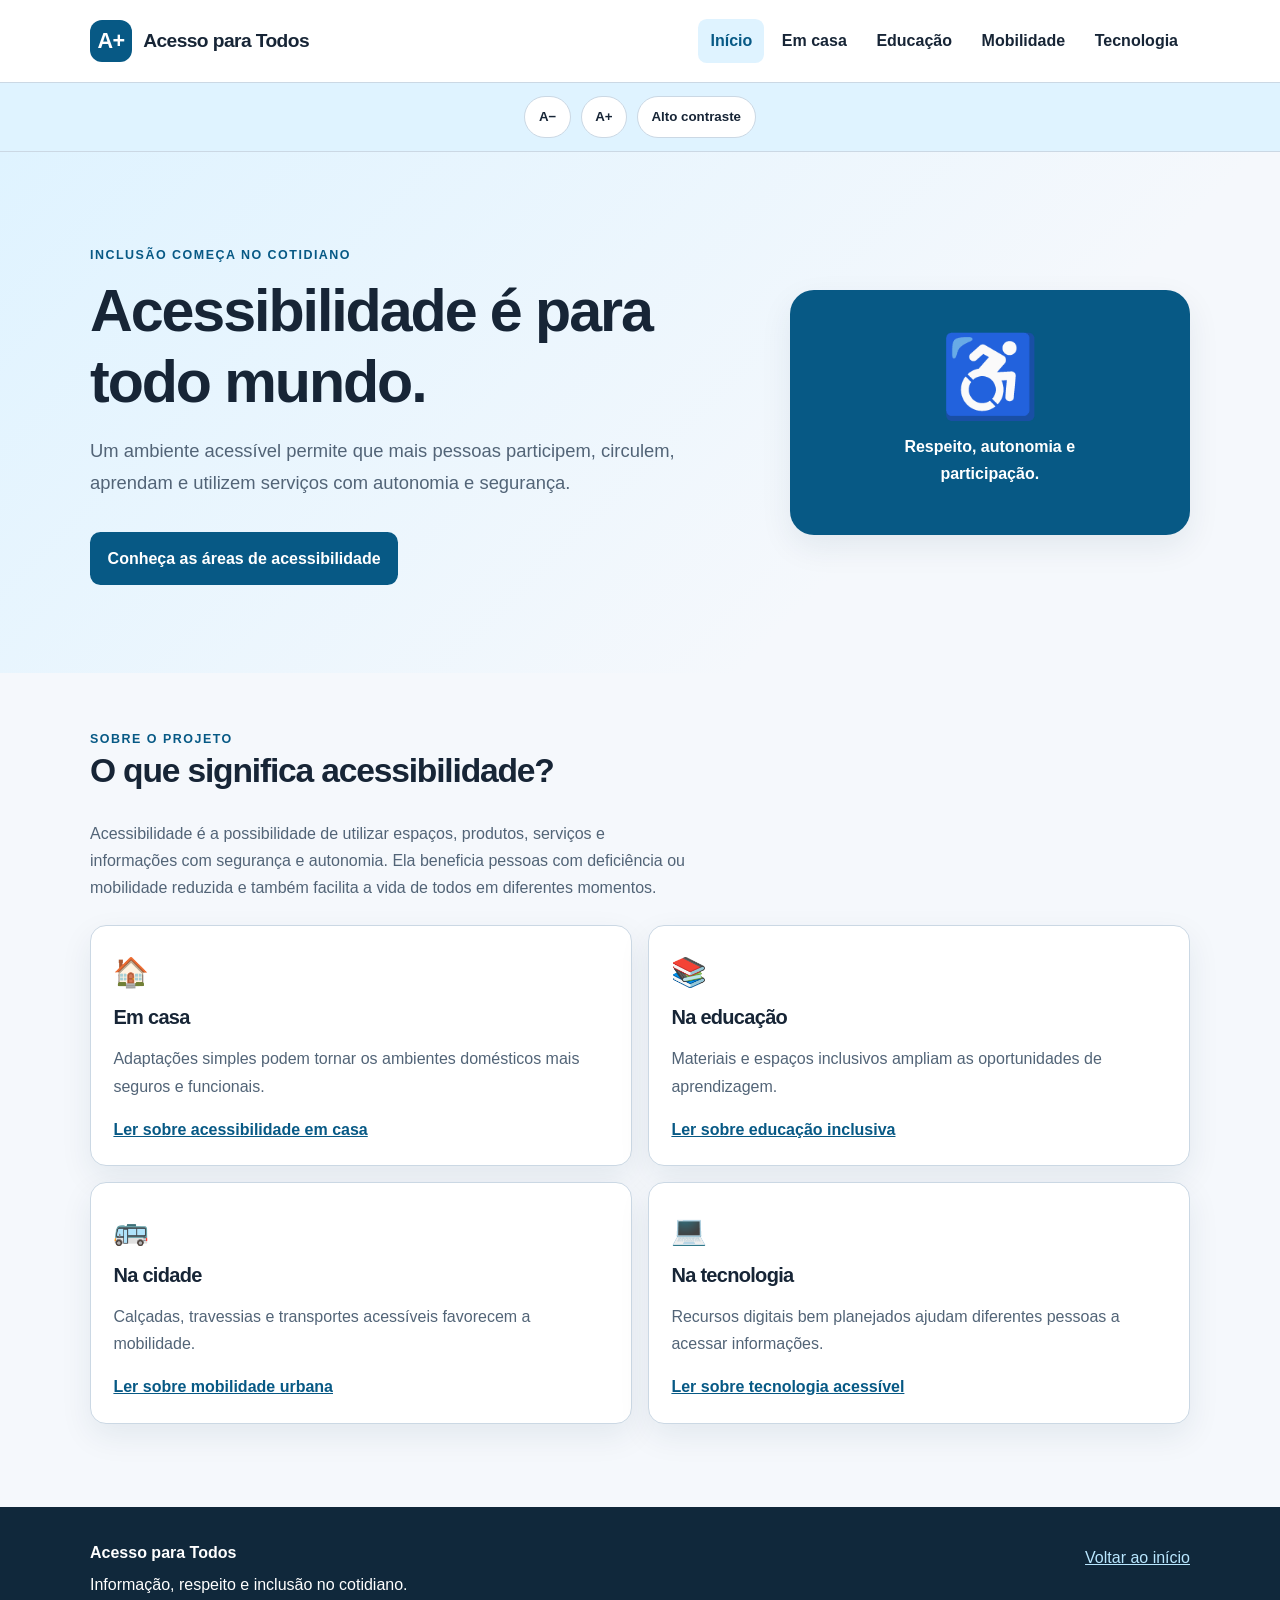
<file: index.html>
<!doctype html>
<html lang="pt-BR">

<head>
  <meta charset="utf-8">
  <meta name="viewport" content="width=device-width, initial-scale=1">
  <title>Inicio</title>
  <link rel="stylesheet" href="css/estilo.css">
  <script src="js/acessibilidade.js" defer></script>
</head>

<body>
  <a class="pular-conteudo" href="#conteudo">Pular para o conteúdo principal</a>

  <header class="cabecalho">

    <div class="cabecalho-interno">
      <a class="marca" href="index.html"><span class="marca-icone" aria-hidden="true">A+</span><span>Acesso para Todos</span></a>
      <nav aria-label="Navegação principal">

        <ul>

          <li><a href="index.html" aria-current="page">Início</a></li>
          <li><a href="casa.html">Em casa</a></li>
          <li><a href="educacao.html">Educação</a></li>
          <li><a href="mobilidade.html">Mobilidade</a></li>
          <li><a href="tecnologia.html">Tecnologia</a></li>
        </ul>


      </nav>
    </div>
  </header>

  <div class="ferramentas" role="group" aria-label="Ferramentas de acessibilidade">
    <button class="botao-ferramenta" id="diminuir-texto" type="button" aria-label="Diminuir tamanho do texto">A−</button>
    <button class="botao-ferramenta" id="aumentar-texto" type="button" aria-label="Aumentar tamanho do texto">A+</button>
    <button class="botao-ferramenta" id="alternar-contraste" type="button" aria-pressed="false">Alto contraste</button>
  </div>

  <main id="conteudo">
    <section class="apresentacao">

      <div class="conteiner apresentacao-grade">

        <div>
          <span class="sobretitulo">Inclusão começa no cotidiano</span>
          <h1>Acessibilidade é para todo mundo.</h1>
          <p class="chamada">Um ambiente acessível permite que mais pessoas participem, circulem, aprendam e utilizem serviços com autonomia e segurança.</p>
          <a class="botao-link" href="casa.html">Conheça as áreas de acessibilidade</a>
        </div>

        <div class="apresentacao-arte" aria-label="Ilustração simbólica de inclusão" role="img">
          <div><div class="simbolo" aria-hidden="true">♿</div><p>Respeito, autonomia e participação.</p></div>
        </div>

      </div>
    </section>

    <section class="secao">
      <div class="conteiner">
        <span class="sobretitulo">Sobre o projeto</span>
        <h2>O que significa acessibilidade?</h2>
        <p class="secao-intro">Acessibilidade é a possibilidade de utilizar espaços, produtos, serviços e informações com segurança e autonomia. Ela beneficia pessoas com deficiência ou mobilidade reduzida e também facilita a vida de todos em diferentes momentos.</p>
        <div class="cartoes">

          <article class="cartao"><div class="cartao-icone" aria-hidden="true">🏠</div><h3>Em casa</h3><p>Adaptações simples podem tornar os ambientes domésticos mais seguros e funcionais.</p><a href="casa.html">Ler sobre acessibilidade em casa</a></article>
          <article class="cartao"><div class="cartao-icone" aria-hidden="true">📚</div><h3>Na educação</h3><p>Materiais e espaços inclusivos ampliam as oportunidades de aprendizagem.</p><a href="educacao.html">Ler sobre educação inclusiva</a></article>
          <article class="cartao"><div class="cartao-icone" aria-hidden="true">🚌</div><h3>Na cidade</h3><p>Calçadas, travessias e transportes acessíveis favorecem a mobilidade.</p><a href="mobilidade.html">Ler sobre mobilidade urbana</a></article>
          <article class="cartao"><div class="cartao-icone" aria-hidden="true">💻</div><h3>Na tecnologia</h3><p>Recursos digitais bem planejados ajudam diferentes pessoas a acessar informações.</p><a href="tecnologia.html">Ler sobre tecnologia acessível</a></article>
        
        </div>
        
      </div>

    </section>
  </main>

  <footer class="rodape">

    <div class="conteiner rodape-interno">

      <div><strong>Acesso para Todos</strong><p>Informação, respeito e inclusão no cotidiano.</p></div>

      <div><p><a href="index.html">Voltar ao início</a></p></div>

    </div>
  </footer>
  
</body>
</html>
</file>
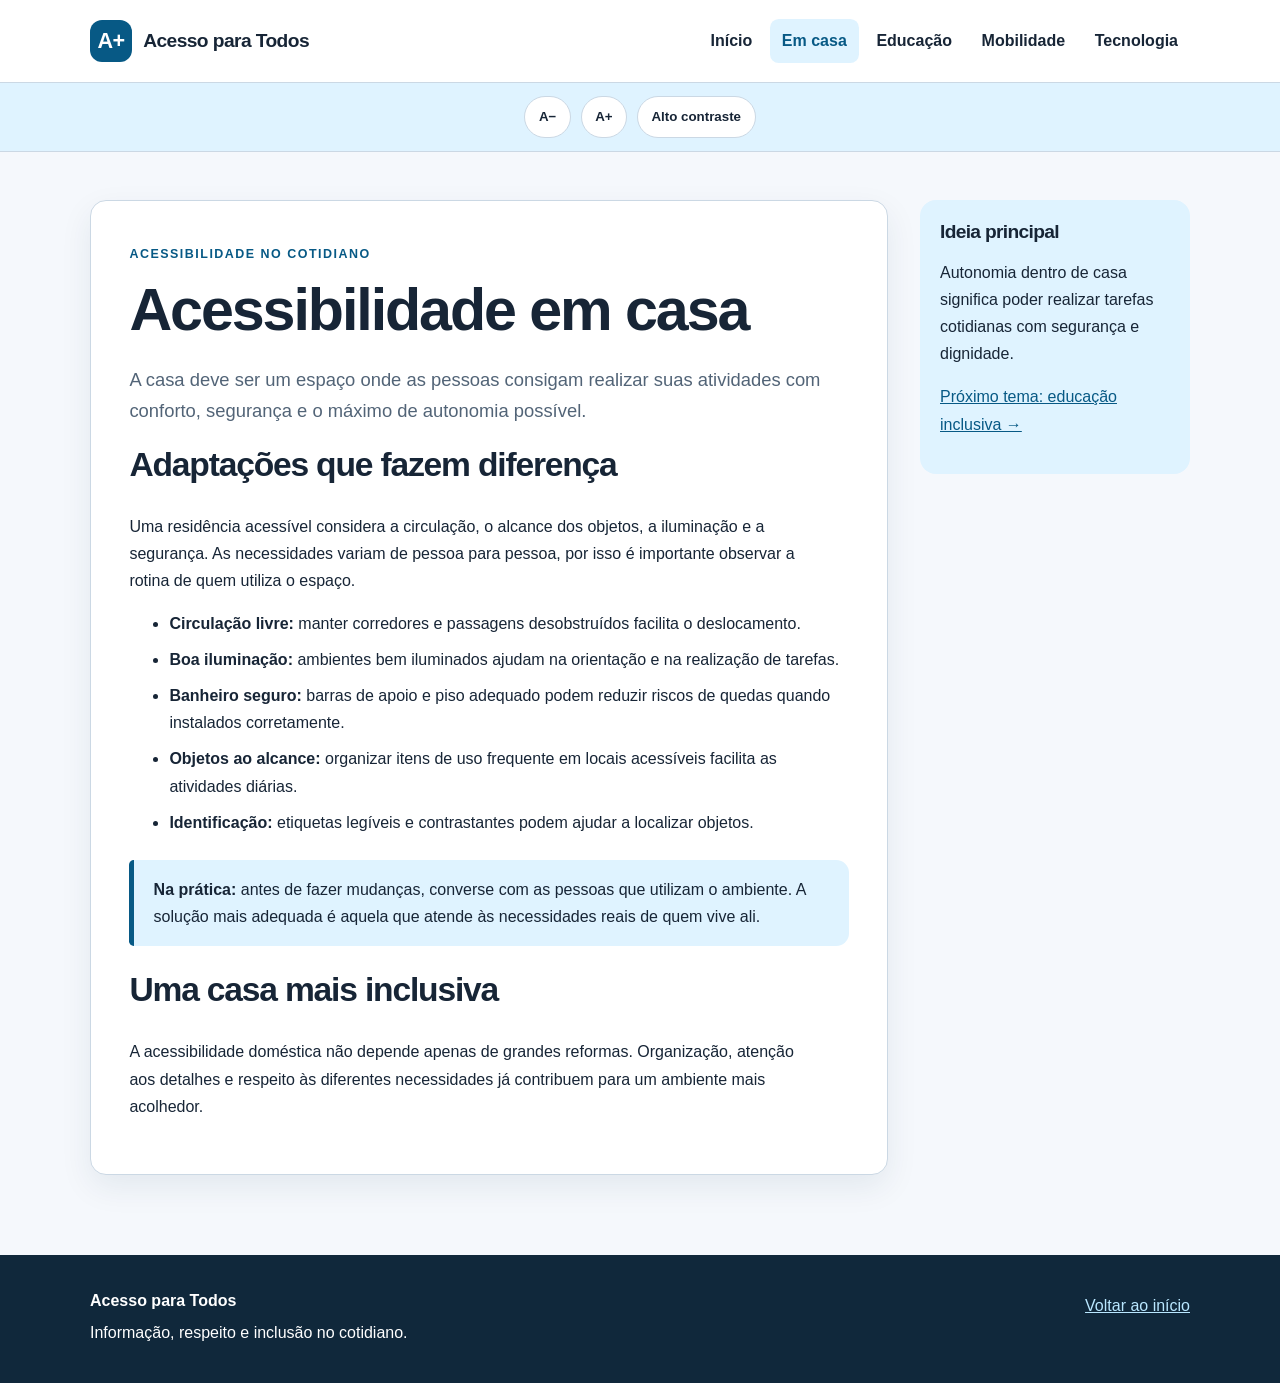
<file: casa.html>
<!doctype html>

<html lang="pt-BR">
  
<head>
  <meta charset="utf-8">
  <meta name="viewport" content="width=device-width, initial-scale=1">
  <title>Em casa</title>
  <link rel="stylesheet" href="css/estilo.css">
  <script src="js/acessibilidade.js" defer></script>
</head>

<body>

  <a class="pular-conteudo" href="#conteudo">Pular para o conteúdo principal</a>
  <header class="cabecalho">

    <div class="cabecalho-interno">
      <a class="marca" href="index.html"><span class="marca-icone" aria-hidden="true">A+</span><span>Acesso para Todos</span></a>
      <nav aria-label="Navegação principal">

        <ul>

          <li><a href="index.html">Início</a></li>
          <li><a href="casa.html" aria-current="page">Em casa</a></li>
          <li><a href="educacao.html">Educação</a></li>
          <li><a href="mobilidade.html">Mobilidade</a></li>
          <li><a href="tecnologia.html">Tecnologia</a></li>

        </ul>

      </nav>

    </div>

  </header>

  <div class="ferramentas" role="group" aria-label="Ferramentas de acessibilidade">

    <button class="botao-ferramenta" id="diminuir-texto" type="button" aria-label="Diminuir tamanho do texto">A−</button>
    <button class="botao-ferramenta" id="aumentar-texto" type="button" aria-label="Aumentar tamanho do texto">A+</button>
    <button class="botao-ferramenta" id="alternar-contraste" type="button" aria-pressed="false">Alto contraste</button>
  
  </div>

  <main id="conteudo" class="conteiner layout-artigo">

    <article class="artigo">

      <span class="sobretitulo">Acessibilidade no cotidiano</span>

      <h1>Acessibilidade em casa</h1>

      <p class="chamada">A casa deve ser um espaço onde as pessoas consigam realizar suas atividades com conforto, segurança e o máximo de autonomia possível.</p>
      
      <h2>Adaptações que fazem diferença</h2>

      <p>Uma residência acessível considera a circulação, o alcance dos objetos, a iluminação e a segurança. As necessidades variam de pessoa para pessoa, por isso é importante observar a rotina de quem utiliza o espaço.</p>
      
      <ul>

        <li><strong>Circulação livre:</strong> manter corredores e passagens desobstruídos facilita o deslocamento.</li>
        <li><strong>Boa iluminação:</strong> ambientes bem iluminados ajudam na orientação e na realização de tarefas.</li>
        <li><strong>Banheiro seguro:</strong> barras de apoio e piso adequado podem reduzir riscos de quedas quando instalados corretamente.</li>
        <li><strong>Objetos ao alcance:</strong> organizar itens de uso frequente em locais acessíveis facilita as atividades diárias.</li>
        <li><strong>Identificação:</strong> etiquetas legíveis e contrastantes podem ajudar a localizar objetos.</li>
      </ul>

      <div class="destaque"><strong>Na prática:</strong> antes de fazer mudanças, converse com as pessoas que utilizam o ambiente. A solução mais adequada é aquela que atende às necessidades reais de quem vive ali.</div>
      
      <h2>Uma casa mais inclusiva</h2>

      <p>A acessibilidade doméstica não depende apenas de grandes reformas. Organização, atenção aos detalhes e respeito às diferentes necessidades já contribuem para um ambiente mais acolhedor.</p>
    </article>
    
    <aside class="artigo-lateral"><h2>Ideia principal</h2><p>Autonomia dentro de casa significa poder realizar tarefas cotidianas com segurança e dignidade.</p><p><a href="educacao.html">Próximo tema: educação inclusiva →</a></p></aside>
  </main>


  <footer class="rodape">

    <div class="conteiner rodape-interno">

      <div><strong>Acesso para Todos</strong><p>Informação, respeito e inclusão no cotidiano.</p></div>

      <div><p><a href="index.html">Voltar ao início</a></p></div>

    </div>
  </footer>
  
</body>
</html>
</file>
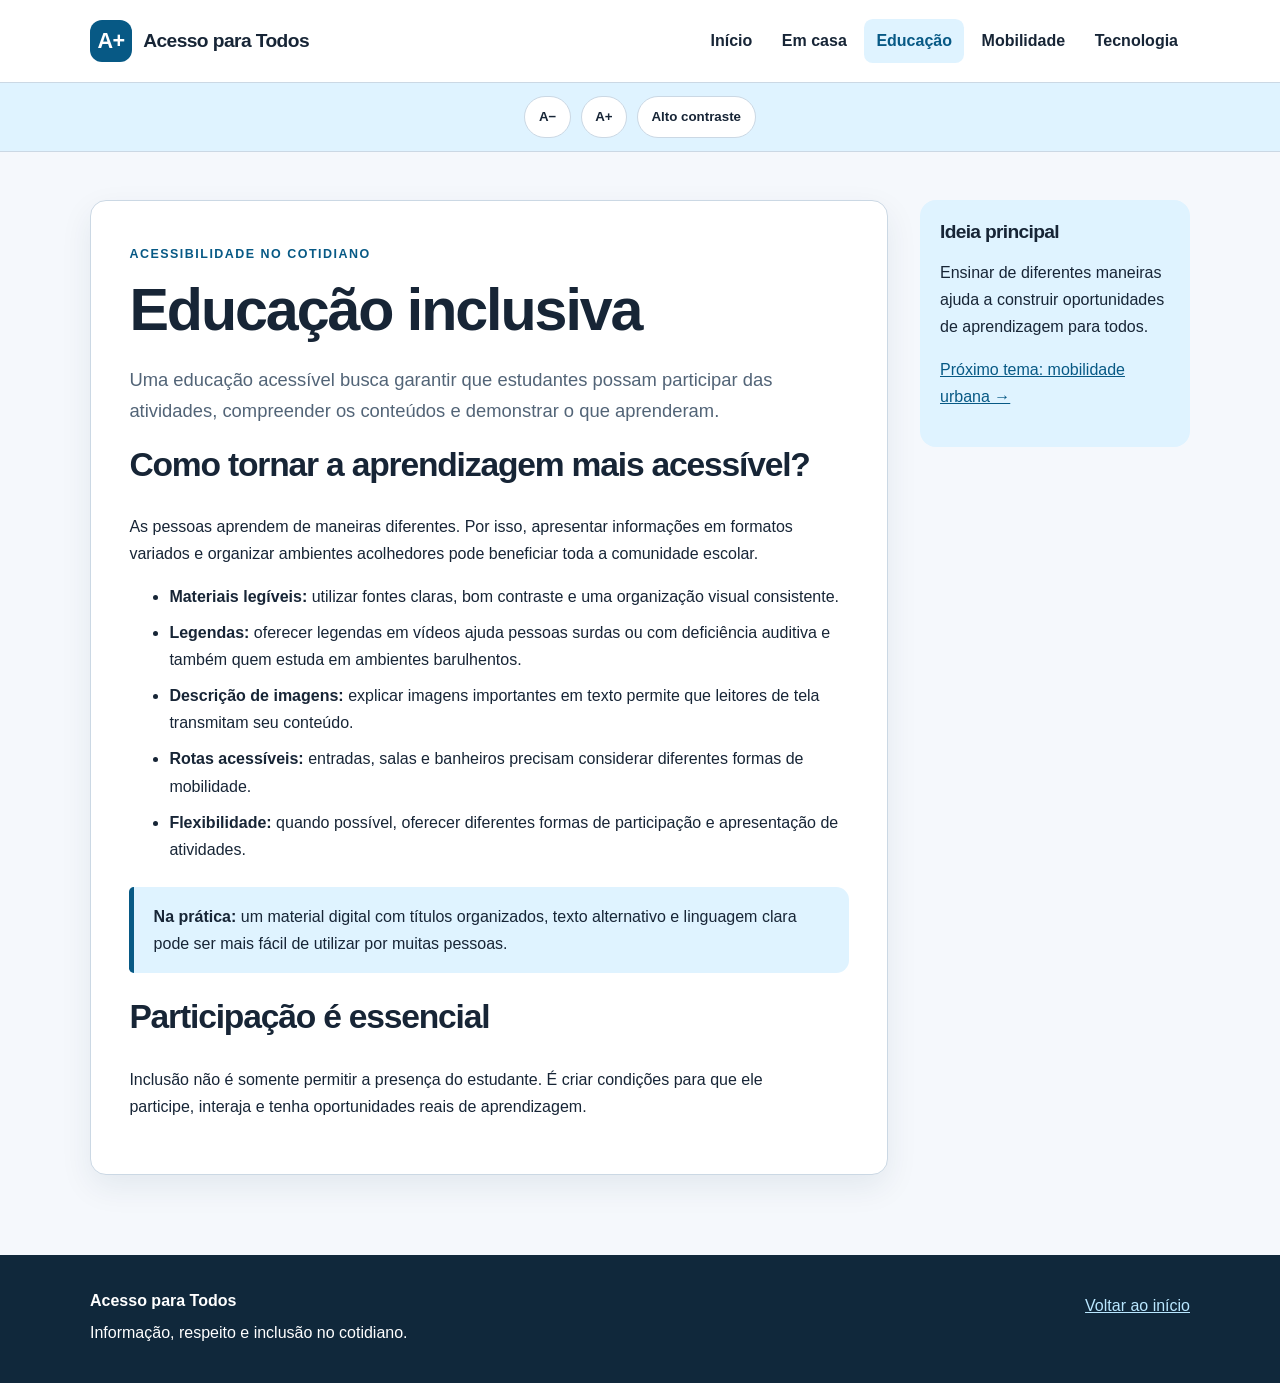
<file: educacao.html>
<!doctype html>

<html lang="pt-BR">

<head>
  <meta charset="utf-8">
  <meta name="viewport" content="width=device-width, initial-scale=1">
  <title>Educação</title>
  <link rel="stylesheet" href="css/estilo.css">
  <script src="js/acessibilidade.js" defer></script>
</head>

<body>
  <a class="pular-conteudo" href="#conteudo">Pular para o conteúdo principal</a>

  <header class="cabecalho">

  
    <div class="cabecalho-interno">
      <a class="marca" href="index.html"><span class="marca-icone" aria-hidden="true">A+</span><span>Acesso para Todos</span></a>
      <nav aria-label="Navegação principal">
        <ul>
          <li><a href="index.html">Início</a></li>
          <li><a href="casa.html">Em casa</a></li>
          <li><a href="educacao.html" aria-current="page">Educação</a></li>
          <li><a href="mobilidade.html">Mobilidade</a></li>
          <li><a href="tecnologia.html">Tecnologia</a></li>
        </ul>
      </nav>
    </div>
  </header>


  <div class="ferramentas" role="group" aria-label="Ferramentas de acessibilidade">
    <button class="botao-ferramenta" id="diminuir-texto" type="button" aria-label="Diminuir tamanho do texto">A−</button>
    <button class="botao-ferramenta" id="aumentar-texto" type="button" aria-label="Aumentar tamanho do texto">A+</button>
    <button class="botao-ferramenta" id="alternar-contraste" type="button" aria-pressed="false">Alto contraste</button>
  </div>

  <main id="conteudo" class="conteiner layout-artigo">
    
    <article class="artigo">

      <span class="sobretitulo">Acessibilidade no cotidiano</span>
      <h1>Educação inclusiva</h1>
      <p class="chamada">Uma educação acessível busca garantir que estudantes possam participar das atividades, compreender os conteúdos e demonstrar o que aprenderam.</p>
      <h2>Como tornar a aprendizagem mais acessível?</h2>
      <p>As pessoas aprendem de maneiras diferentes. Por isso, apresentar informações em formatos variados e organizar ambientes acolhedores pode beneficiar toda a comunidade escolar.</p>
      
      <ul>

        <li><strong>Materiais legíveis:</strong> utilizar fontes claras, bom contraste e uma organização visual consistente.</li>
        <li><strong>Legendas:</strong> oferecer legendas em vídeos ajuda pessoas surdas ou com deficiência auditiva e também quem estuda em ambientes barulhentos.</li>
        <li><strong>Descrição de imagens:</strong> explicar imagens importantes em texto permite que leitores de tela transmitam seu conteúdo.</li>
        <li><strong>Rotas acessíveis:</strong> entradas, salas e banheiros precisam considerar diferentes formas de mobilidade.</li>
        <li><strong>Flexibilidade:</strong> quando possível, oferecer diferentes formas de participação e apresentação de atividades.</li>
      </ul>
      
      <div class="destaque"><strong>Na prática:</strong> um material digital com títulos organizados, texto alternativo e linguagem clara pode ser mais fácil de utilizar por muitas pessoas.</div>
      <h2>Participação é essencial</h2>
      <p>Inclusão não é somente permitir a presença do estudante. É criar condições para que ele participe, interaja e tenha oportunidades reais de aprendizagem.</p>
    </article>
    <aside class="artigo-lateral"><h2>Ideia principal</h2><p>Ensinar de diferentes maneiras ajuda a construir oportunidades de aprendizagem para todos.</p><p><a href="mobilidade.html">Próximo tema: mobilidade urbana →</a></p></aside>
  </main>


  <footer class="rodape">

    <div class="conteiner rodape-interno">

      <div><strong>Acesso para Todos</strong><p>Informação, respeito e inclusão no cotidiano.</p></div>

      <div><p><a href="index.html">Voltar ao início</a></p></div>

    </div>
  </footer>
  
</body>
</html>
</file>
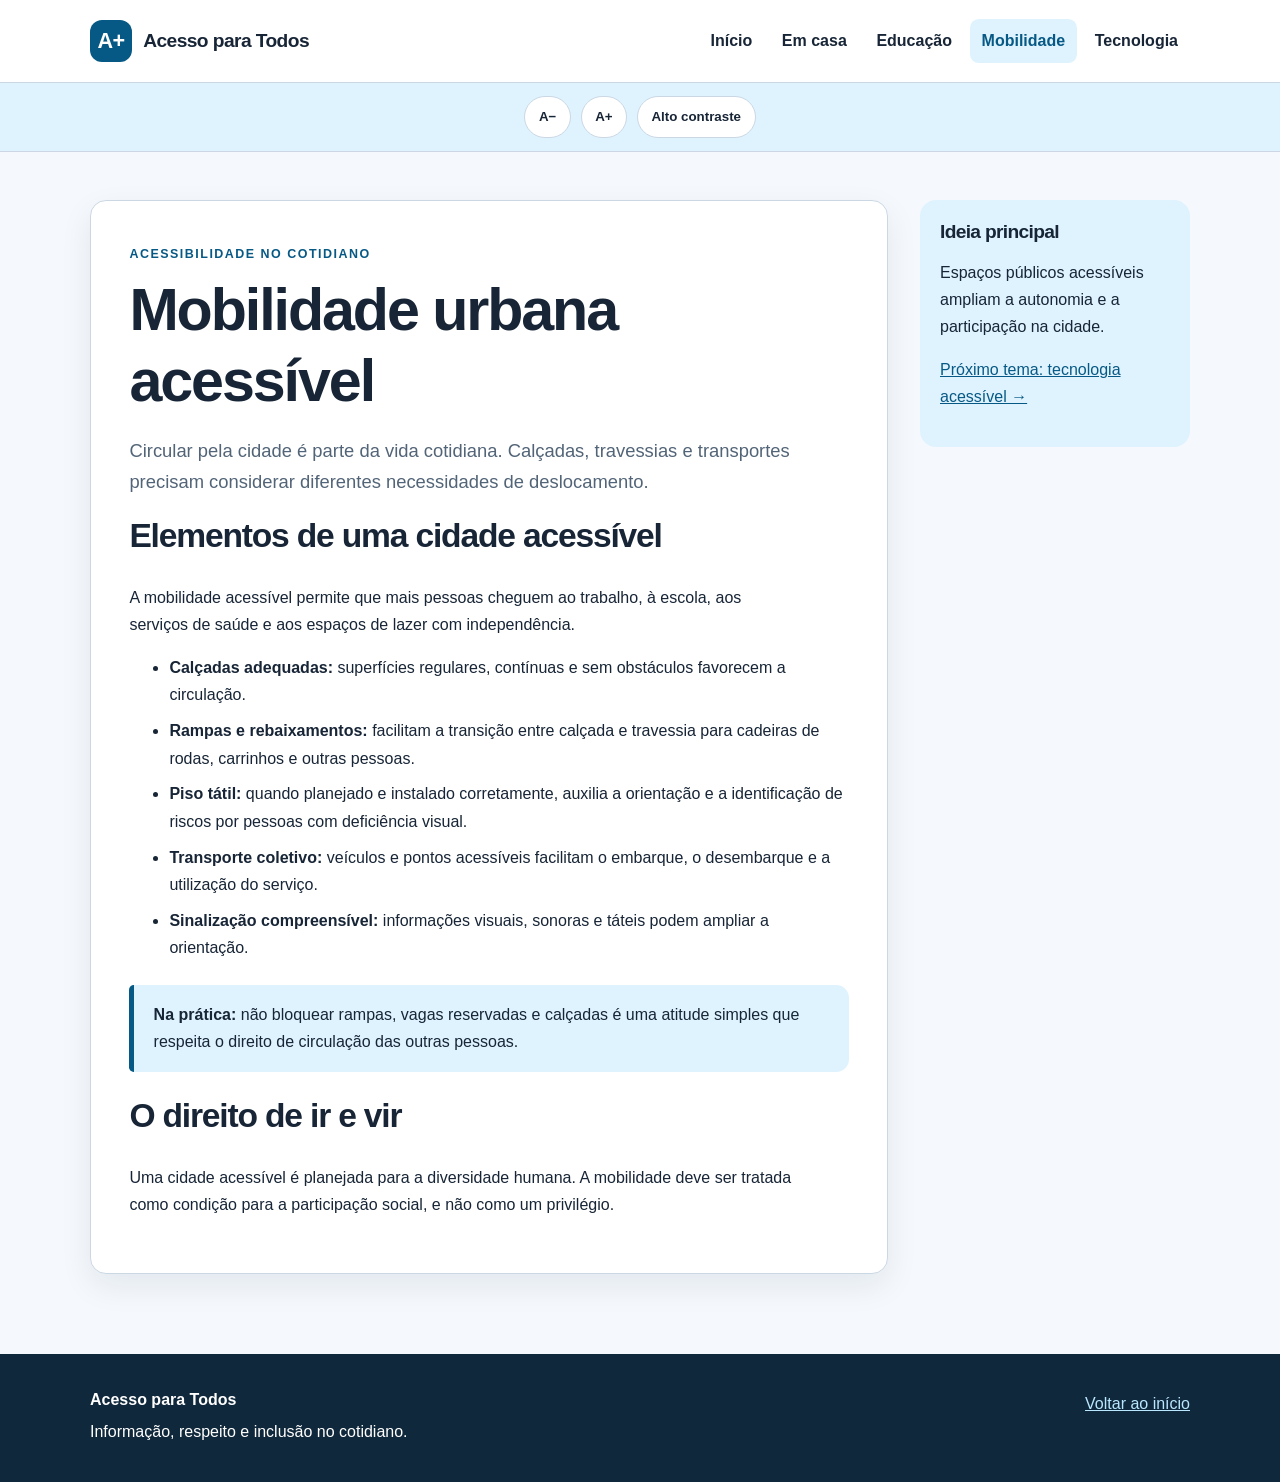
<file: mobilidade.html>
<!doctype html>
<html lang="pt-BR">

<head>
  <meta charset="utf-8">
  <meta name="viewport" content="width=device-width, initial-scale=1">
  <title>Mobilidade</title>
  <link rel="stylesheet" href="css/estilo.css">
  <script src="js/acessibilidade.js" defer></script>
</head>

<body>
  <a class="pular-conteudo" href="#conteudo">Pular para o conteúdo principal</a>
  <header class="cabecalho">
    <div class="cabecalho-interno">
      <a class="marca" href="index.html"><span class="marca-icone" aria-hidden="true">A+</span><span>Acesso para Todos</span></a>
      
      <nav aria-label="Navegação principal">

        <ul>
          <li><a href="index.html">Início</a></li>
          <li><a href="casa.html">Em casa</a></li>
          <li><a href="educacao.html">Educação</a></li>
          <li><a href="mobilidade.html" aria-current="page">Mobilidade</a></li>
          <li><a href="tecnologia.html">Tecnologia</a></li>
        </ul>

      </nav>

    </div>

  </header>

  <div class="ferramentas" role="group" aria-label="Ferramentas de acessibilidade">

    <button class="botao-ferramenta" id="diminuir-texto" type="button" aria-label="Diminuir tamanho do texto">A−</button>
    <button class="botao-ferramenta" id="aumentar-texto" type="button" aria-label="Aumentar tamanho do texto">A+</button>
    <button class="botao-ferramenta" id="alternar-contraste" type="button" aria-pressed="false">Alto contraste</button>
  </div>

  <main id="conteudo" class="conteiner layout-artigo">
    <article class="artigo">

      <span class="sobretitulo">Acessibilidade no cotidiano</span>
      <h1>Mobilidade urbana acessível</h1>
      <p class="chamada">Circular pela cidade é parte da vida cotidiana. Calçadas, travessias e transportes precisam considerar diferentes necessidades de deslocamento.</p>
      <h2>Elementos de uma cidade acessível</h2>
      <p>A mobilidade acessível permite que mais pessoas cheguem ao trabalho, à escola, aos serviços de saúde e aos espaços de lazer com independência.</p>
      
      <ul>
        <li><strong>Calçadas adequadas:</strong> superfícies regulares, contínuas e sem obstáculos favorecem a circulação.</li>
        <li><strong>Rampas e rebaixamentos:</strong> facilitam a transição entre calçada e travessia para cadeiras de rodas, carrinhos e outras pessoas.</li>
        <li><strong>Piso tátil:</strong> quando planejado e instalado corretamente, auxilia a orientação e a identificação de riscos por pessoas com deficiência visual.</li>
        <li><strong>Transporte coletivo:</strong> veículos e pontos acessíveis facilitam o embarque, o desembarque e a utilização do serviço.</li>
        <li><strong>Sinalização compreensível:</strong> informações visuais, sonoras e táteis podem ampliar a orientação.</li>
      </ul>

      <div class="destaque"><strong>Na prática:</strong> não bloquear rampas, vagas reservadas e calçadas é uma atitude simples que respeita o direito de circulação das outras pessoas.</div>
      
      <h2>O direito de ir e vir</h2>
      
      <p>Uma cidade acessível é planejada para a diversidade humana. A mobilidade deve ser tratada como condição para a participação social, e não como um privilégio.</p>
    </article>
    <aside class="artigo-lateral"><h2>Ideia principal</h2><p>Espaços públicos acessíveis ampliam a autonomia e a participação na cidade.</p><p><a href="tecnologia.html">Próximo tema: tecnologia acessível →</a></p></aside>
  </main>


  <footer class="rodape">

    <div class="conteiner rodape-interno">

      <div><strong>Acesso para Todos</strong><p>Informação, respeito e inclusão no cotidiano.</p></div>

      <div><p><a href="index.html">Voltar ao início</a></p></div>

    </div>
  </footer>
  
</body>
</html>
</file>
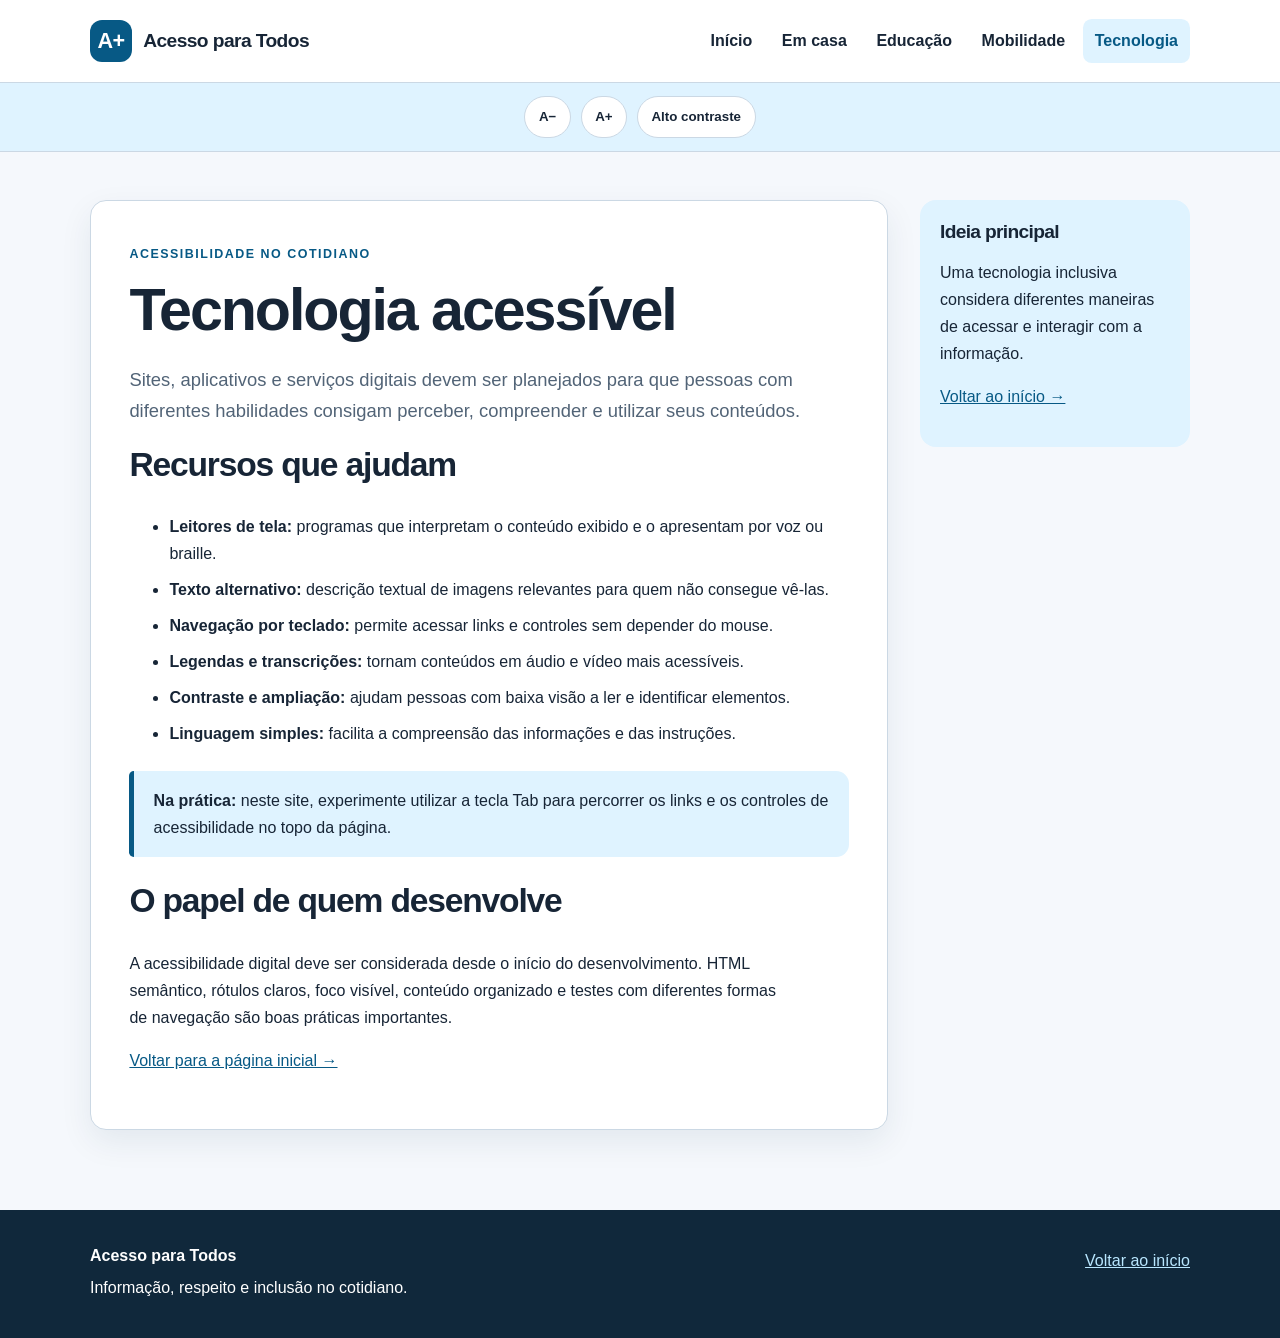
<file: tecnologia.html>
<!doctype html>
<html lang="pt-BR">
<head>
  <meta charset="utf-8">
  <meta name="viewport" content="width=device-width, initial-scale=1">
  <title>Tecnologia</title>
  <link rel="stylesheet" href="css/estilo.css">
  <script src="js/acessibilidade.js" defer></script>
</head>

<body>
  <a class="pular-conteudo" href="#conteudo">Pular para o conteúdo principal</a>
  <header class="cabecalho">
    <div class="cabecalho-interno">
      <a class="marca" href="index.html"><span class="marca-icone" aria-hidden="true">A+</span><span>Acesso para Todos</span></a>
      <nav aria-label="Navegação principal">

        <ul>

          <li><a href="index.html">Início</a></li>
          <li><a href="casa.html">Em casa</a></li>
          <li><a href="educacao.html">Educação</a></li>
          <li><a href="mobilidade.html">Mobilidade</a></li>
          <li><a href="tecnologia.html" aria-current="page">Tecnologia</a></li>

        </ul>
      </nav>

    </div>

  </header>

  <div class="ferramentas" role="group" aria-label="Ferramentas de acessibilidade">
    <button class="botao-ferramenta" id="diminuir-texto" type="button" aria-label="Diminuir tamanho do texto">A−</button>
    <button class="botao-ferramenta" id="aumentar-texto" type="button" aria-label="Aumentar tamanho do texto">A+</button>
    <button class="botao-ferramenta" id="alternar-contraste" type="button" aria-pressed="false">Alto contraste</button>
  </div>

  <main id="conteudo" class="conteiner layout-artigo">

    <article class="artigo">

      <span class="sobretitulo">Acessibilidade no cotidiano</span>
      <h1>Tecnologia acessível</h1>
      <p class="chamada">Sites, aplicativos e serviços digitais devem ser planejados para que pessoas com diferentes habilidades consigam perceber, compreender e utilizar seus conteúdos.</p>
      <h2>Recursos que ajudam</h2>
      
      <ul>
        <li><strong>Leitores de tela:</strong> programas que interpretam o conteúdo exibido e o apresentam por voz ou braille.</li>
        <li><strong>Texto alternativo:</strong> descrição textual de imagens relevantes para quem não consegue vê-las.</li>
        <li><strong>Navegação por teclado:</strong> permite acessar links e controles sem depender do mouse.</li>
        <li><strong>Legendas e transcrições:</strong> tornam conteúdos em áudio e vídeo mais acessíveis.</li>
        <li><strong>Contraste e ampliação:</strong> ajudam pessoas com baixa visão a ler e identificar elementos.</li>
        <li><strong>Linguagem simples:</strong> facilita a compreensão das informações e das instruções.</li>
      </ul>

      <div class="destaque"><strong>Na prática:</strong> neste site, experimente utilizar a tecla Tab para percorrer os links e os controles de acessibilidade no topo da página.</div>
      <h2>O papel de quem desenvolve</h2>

      <p>A acessibilidade digital deve ser considerada desde o início do desenvolvimento. HTML semântico, rótulos claros, foco visível, conteúdo organizado e testes com diferentes formas de navegação são boas práticas importantes.</p>
      <p><a href="index.html">Voltar para a página inicial →</a></p>

    </article>
    
    <aside class="artigo-lateral"><h2>Ideia principal</h2><p>Uma tecnologia inclusiva considera diferentes maneiras de acessar e interagir com a informação.</p><p><a href="index.html">Voltar ao início →</a></p></aside>
  </main>

  <footer class="rodape">

    <div class="conteiner rodape-interno">

      <div><strong>Acesso para Todos</strong><p>Informação, respeito e inclusão no cotidiano.</p></div>

      <div><p><a href="index.html">Voltar ao início</a></p></div>

    </div>
  </footer>

</body>
</html>
</file>
<file: css/estilo.css>
:root {
  --fundo: #f5f8fc;
  --superficie: #ffffff;
  --texto: #172536;
  --texto-suave: #526477;
  --primaria: #075985;
  --primaria-escura: #064766;
  --realce: #dff3ff;
  --borda: #cbd8e4;
  --foco: #f59e0b;
  --sombra: 0 12px 32px rgba(18, 49, 74, .08);
  font-size: 16px;
}

* { box-sizing: border-box; }

body {
  margin: 0;
  background: var(--fundo);
  color: var(--texto);
  font-family: Arial, Helvetica, sans-serif;
  line-height: 1.7;
}

body.alto-contraste {
  --fundo: #000;
  --superficie: #000;
  --texto: #fff;
  --texto-suave: #f2f2f2;
  --primaria: #ffeb3b;
  --primaria-escura: #ffeb3b;
  --realce: #222;
  --borda: #fff;
  --foco: #ffeb3b;
  --sombra: none;
}

a { color: var(--primaria); }

a:hover { text-decoration-thickness: 2px; }

button:focus-visible, a:focus-visible {
  outline: 3px solid var(--foco);
  outline-offset: 4px;
}

.pular-conteudo {
  position: absolute; left: 1rem; top: -5rem;
  z-index: 1000; padding: .75rem 1rem;
  background: var(--superficie); color: var(--texto);
  border: 2px solid var(--foco); border-radius: .5rem;
}

.pular-conteudo:focus { top: 1rem; }

.cabecalho {
  background: var(--superficie);
  border-bottom: 1px solid var(--borda);
}

.cabecalho-interno, .conteiner {
  width: min(1100px, calc(100% - 2rem));
  margin-inline: auto;
}

.cabecalho-interno {
  min-height: 82px; display: flex; align-items: center;
  justify-content: space-between; gap: 1.5rem; flex-wrap: wrap;
  padding-block: .8rem;
}

.marca {
  display: flex; align-items: center; gap: .7rem;
  color: var(--texto); text-decoration: none; font-weight: 800;
  font-size: 1.2rem; letter-spacing: -.03em;
}

.marca-icone {
  width: 42px; height: 42px; display: grid; place-items: center;
  border-radius: 12px; background: var(--primaria); color: white;
  font-size: 1.35rem;
}

.alto-contraste .marca-icone { color: #000; }

nav ul {
  display: flex; gap: .35rem; flex-wrap: wrap;
  list-style: none; padding: 0; margin: 0;
}

nav a {
  display: inline-block; padding: .55rem .75rem; border-radius: .55rem;
  color: var(--texto); text-decoration: none; font-weight: 700;
}

nav a[aria-current="page"], nav a:hover {
  background: var(--realce); color: var(--primaria);
}

.ferramentas {
  display: flex; justify-content: center; flex-wrap: wrap; gap: .6rem;
  padding: .8rem 1rem; background: var(--realce);
  border-bottom: 1px solid var(--borda);
}

.botao-ferramenta {
  border: 1px solid var(--borda); border-radius: 999px;
  padding: .5rem .85rem; background: var(--superficie); color: var(--texto);
  font-weight: 700; cursor: pointer; min-height: 42px;
}

.botao-ferramenta:hover { border-color: var(--primaria); }

.apresentacao {
  padding: clamp(2.5rem, 7vw, 5.5rem) 0;
  background: linear-gradient(135deg, var(--realce), var(--fundo) 70%);
}

.apresentacao-grade {
  display: grid; grid-template-columns: 1.25fr .75fr;
  align-items: center; gap: 2rem;
}

.sobretitulo {
  color: var(--primaria); text-transform: uppercase; letter-spacing: .12em;
  font-size: .78rem; font-weight: 800;
}

h1, h2, h3 { line-height: 1.2; letter-spacing: -.035em; }

h1 { font-size: clamp(2.2rem, 5vw, 3.7rem); margin: .5rem 0 1rem; }

h2 { font-size: clamp(1.55rem, 3vw, 2.1rem); margin-top: 0; }

h3 { font-size: 1.25rem; }

.chamada { font-size: 1.15rem; color: var(--texto-suave); max-width: 65ch; }

.apresentacao-arte {
  min-height: 245px; border-radius: 1.5rem; background: var(--primaria);
  color: white; display: grid; place-items: center; text-align: center;
  padding: 2rem; box-shadow: var(--sombra);
}

.apresentacao-arte .simbolo { font-size: 5rem; line-height: 1; }

.apresentacao-arte p { max-width: 25ch; margin-bottom: 0; font-weight: 700; }

.botao-link {
  display: inline-block; margin-top: 1rem; padding: .8rem 1.1rem;
  background: var(--primaria); color: white; border-radius: .65rem;
  text-decoration: none; font-weight: 800;
}

.botao-link:hover { background: var(--primaria-escura); }


.alto-contraste .botao-link { color: #000; background: #ffeb3b; }
.secao { padding: 3.2rem 0; }
.secao-intro { max-width: 68ch; color: var(--texto-suave); }
.cartoes {
  display: grid; grid-template-columns: repeat(2, minmax(0, 1fr));

  gap: 1rem; margin-top: 1.5rem;
}


.cartao {
  background: var(--superficie); border: 1px solid var(--borda);
  border-radius: 1rem; padding: 1.4rem; box-shadow: var(--sombra);
}

.cartao-icone { font-size: 1.8rem; }

.cartao h3 { margin: .5rem 0; }

.cartao p { color: var(--texto-suave); }
.cartao a { font-weight: 800; }

.layout-artigo {
  display: grid; grid-template-columns: minmax(0, 1fr) 270px;
  gap: 2rem; align-items: start; padding-block: 3rem;
}
.artigo {
  background: var(--superficie); border: 1px solid var(--borda);
  border-radius: 1rem; padding: clamp(1.2rem, 4vw, 2.4rem);
  box-shadow: var(--sombra);
}
.artigo p { max-width: 75ch; }
.artigo li { margin-bottom: .55rem; }
.artigo-lateral {
  background: var(--realce); border-radius: 1rem; padding: 1.25rem;
}
.artigo-lateral h2 { font-size: 1.2rem; }
.destaque {
  border-left: 5px solid var(--primaria); background: var(--realce);
  padding: 1rem 1.2rem; margin: 1.5rem 0; border-radius: .3rem .8rem .8rem .3rem;
}
.rodape {
  background: #10283b; color: #fff; padding: 2rem 0; margin-top: 2rem;
}
.rodape p { margin: .3rem 0; }
.rodape-interno { display: flex; justify-content: space-between; gap: 1rem; flex-wrap: wrap; }
.rodape a { color: #b9e7ff; }

@media (max-width: 760px) {
  .cabecalho-interno { align-items: flex-start; flex-direction: column; }
  nav ul { gap: .15rem; }
  nav a { padding: .5rem .55rem; }
  .apresentacao-grade, .layout-artigo { grid-template-columns: 1fr; }
  .apresentacao-arte { min-height: 180px; }
  .cartoes { grid-template-columns: 1fr; }
}
</file>
